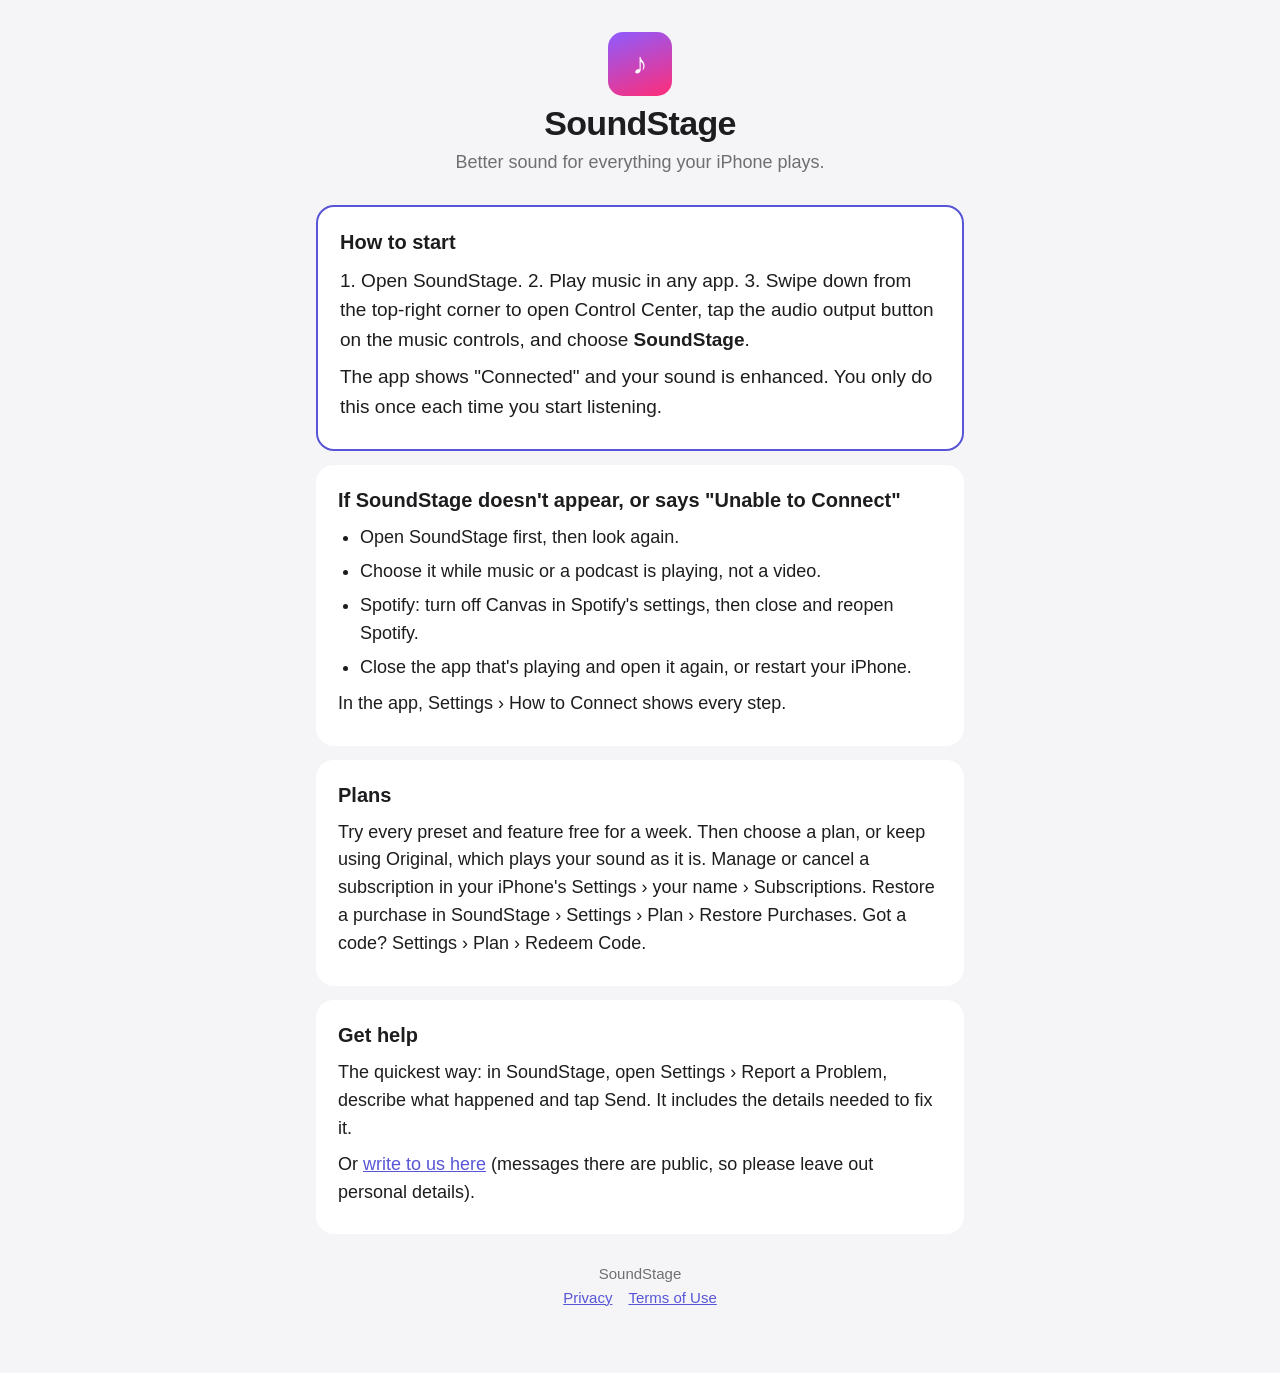
<file: index.html>
<!doctype html>
<html lang="en">
<head>
<meta charset="utf-8">
<meta name="viewport" content="width=device-width, initial-scale=1">
<title>SoundStage Support</title>
<meta name="description" content="Help with SoundStage: better sound for everything your iPhone plays.">
<link rel="stylesheet" href="style.css">
</head>
<body>
<main>
  <header>
    <div class="mark" aria-hidden="true">♪</div>
    <h1>SoundStage</h1>
    <p>Better sound for everything your iPhone plays.</p>
  </header>

  <section class="short">
    <h2>How to start</h2>
    <p>1. Open SoundStage. 2. Play music in any app. 3. Swipe down from the top-right corner to open Control Center,
    tap the audio output button on the music controls, and choose <strong>SoundStage</strong>.</p>
    <p>The app shows "Connected" and your sound is enhanced. You only do this once each time you start listening.</p>
  </section>

  <section>
    <h2>If SoundStage doesn't appear, or says "Unable to Connect"</h2>
    <ul>
      <li>Open SoundStage first, then look again.</li>
      <li>Choose it while music or a podcast is playing, not a video.</li>
      <li>Spotify: turn off Canvas in Spotify's settings, then close and reopen Spotify.</li>
      <li>Close the app that's playing and open it again, or restart your iPhone.</li>
    </ul>
    <p>In the app, Settings › How to Connect shows every step.</p>
  </section>

  <section>
    <h2>Plans</h2>
    <p>Try every preset and feature free for a week. Then choose a plan, or keep using Original, which plays your sound
    as it is. Manage or cancel a subscription in your iPhone's Settings › your name › Subscriptions. Restore a purchase
    in SoundStage › Settings › Plan › Restore Purchases. Got a code? Settings › Plan › Redeem Code.</p>
  </section>

  <section>
    <h2>Get help</h2>
    <p>The quickest way: in SoundStage, open Settings › Report a Problem, describe what happened and tap Send. It
    includes the details needed to fix it.</p>
    <p>Or <a href="https://github.com/soundstageapp/soundstageapp.github.io/issues/new">write to us here</a> (messages there are public, so please leave out personal details).</p>
  </section>

  <footer>
    SoundStage
    <br><a href="privacy/">Privacy</a><a href="https://www.apple.com/legal/internet-services/itunes/dev/stdeula/">Terms of Use</a>
  </footer>
</main>
</body>
</html>
</file>
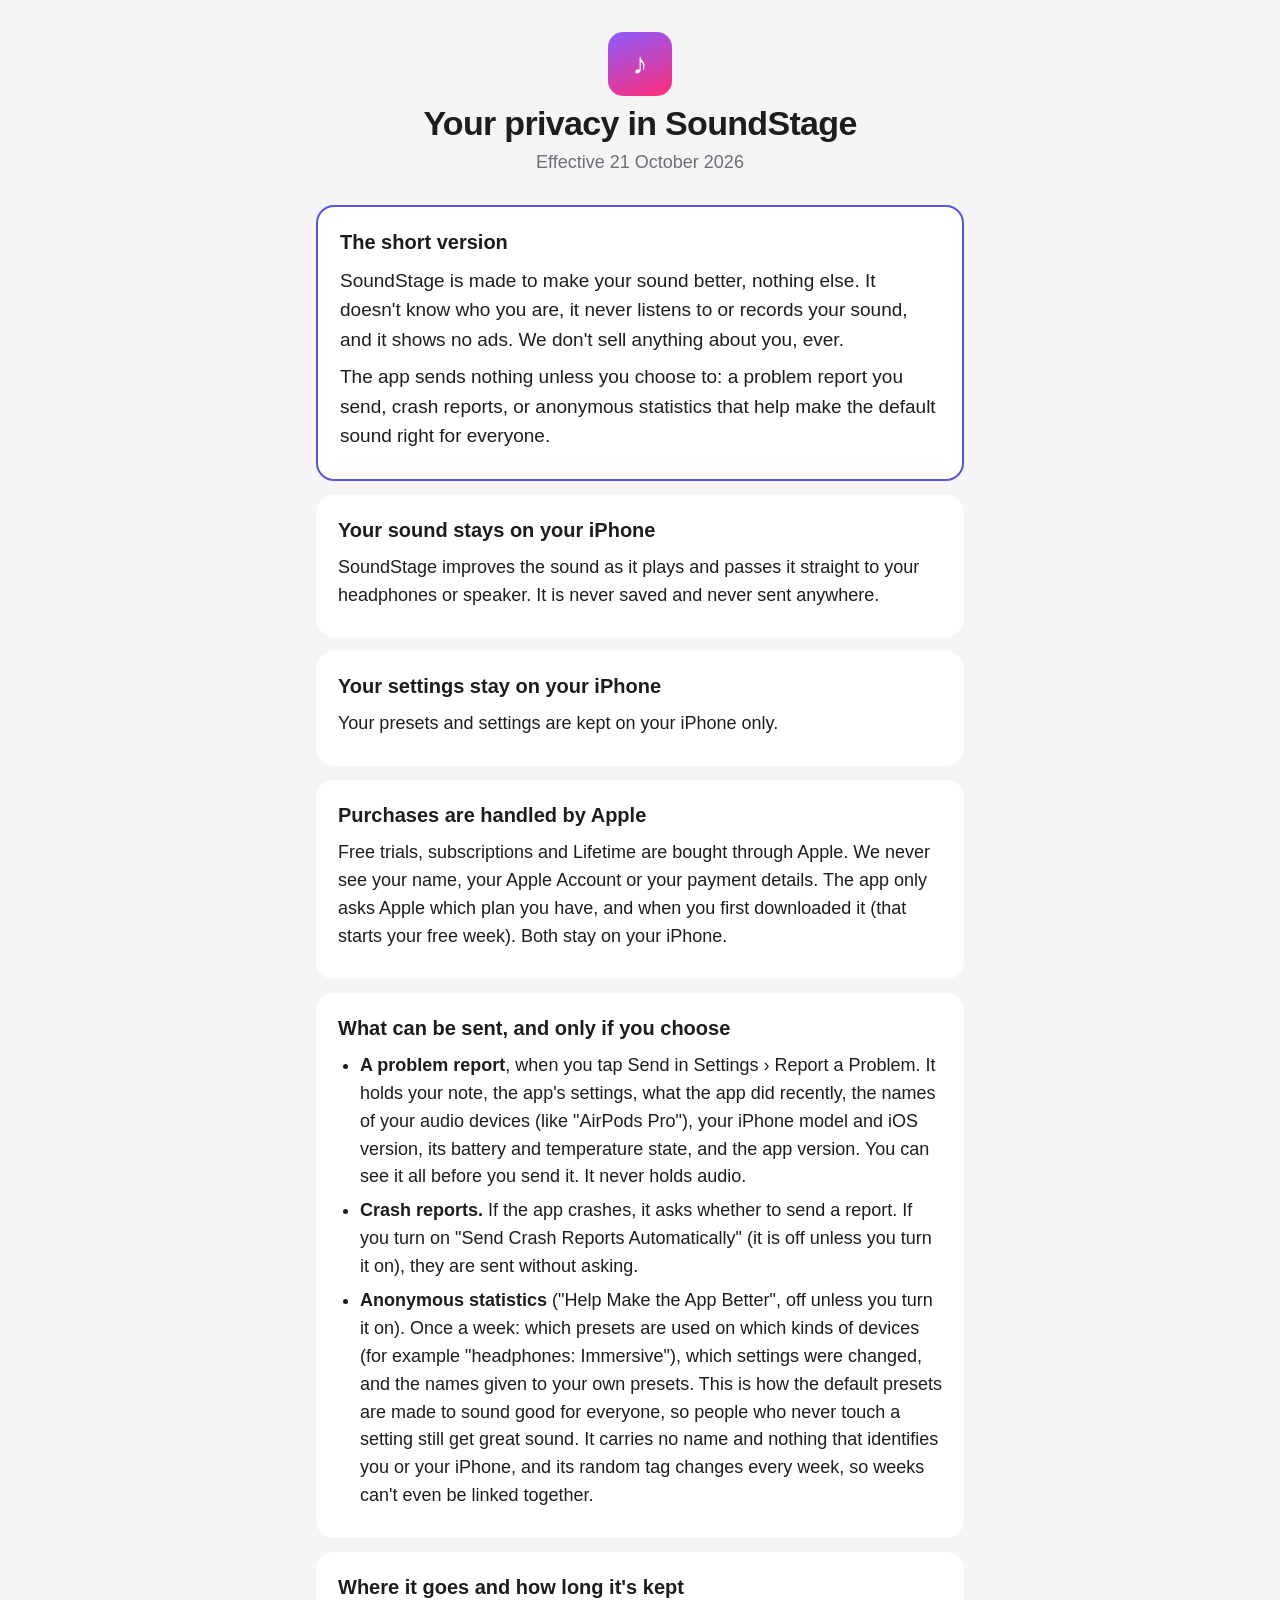
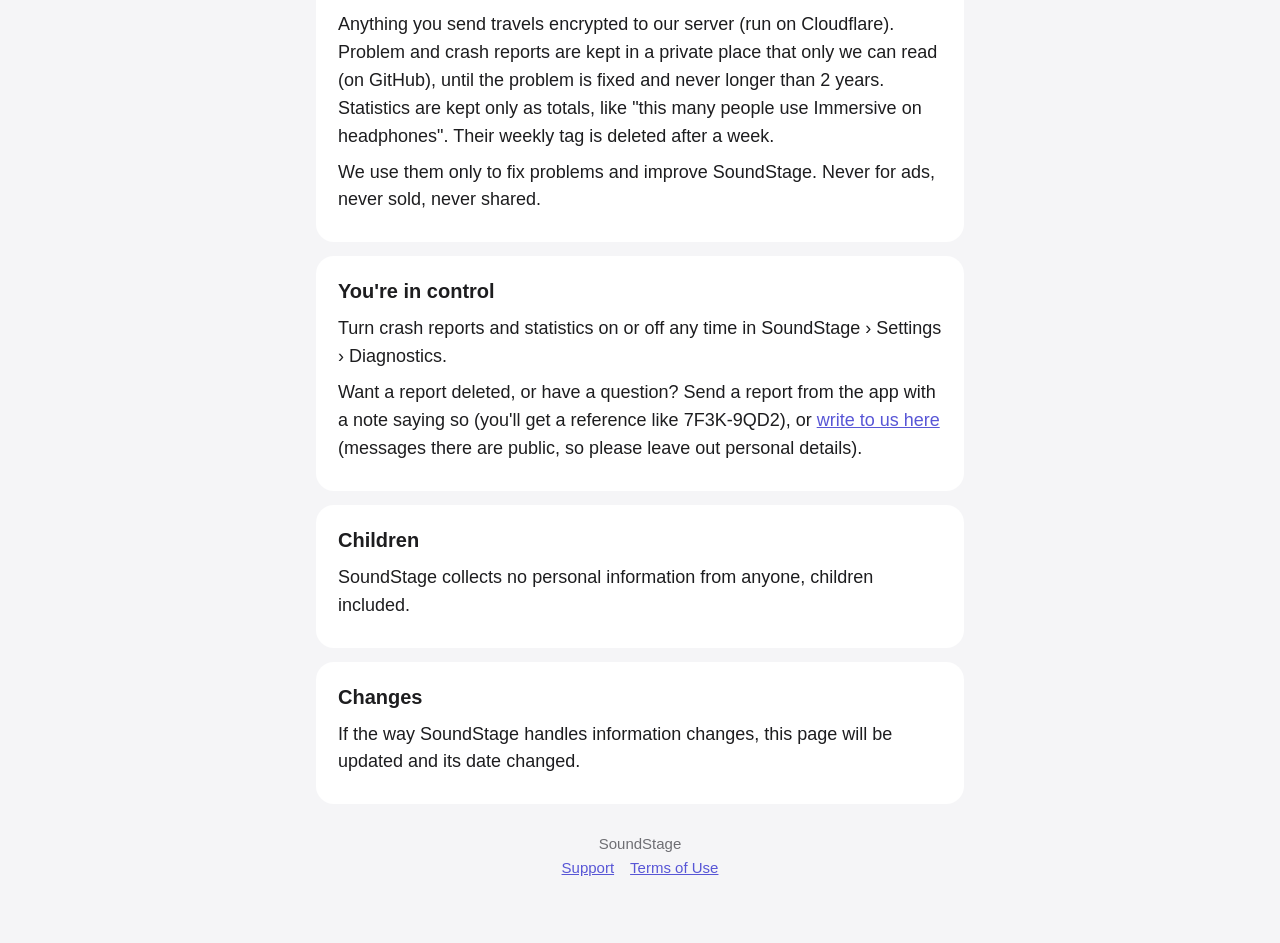
<file: privacy/index.html>
<!doctype html>
<html lang="en">
<head>
<meta charset="utf-8">
<meta name="viewport" content="width=device-width, initial-scale=1">
<title>SoundStage Privacy</title>
<meta name="description" content="SoundStage privacy policy: your sound stays on your iPhone. Nothing about you is collected.">
<link rel="stylesheet" href="../style.css">
</head>
<body>
<main>
  <header>
    <div class="mark" aria-hidden="true">♪</div>
    <h1>Your privacy in SoundStage</h1>
    <p>Effective 21 October 2026</p>
  </header>

  <section class="short">
    <h2>The short version</h2>
    <p>SoundStage is made to make your sound better, nothing else. It doesn't know who you are, it never listens to or
    records your sound, and it shows no ads. We don't sell anything about you, ever.</p>
    <p>The app sends nothing unless you choose to: a problem report you send, crash reports, or anonymous statistics
    that help make the default sound right for everyone.</p>
  </section>

  <section>
    <h2>Your sound stays on your iPhone</h2>
    <p>SoundStage improves the sound as it plays and passes it straight to your headphones or speaker. It is never
    saved and never sent anywhere.</p>
  </section>

  <section>
    <h2>Your settings stay on your iPhone</h2>
    <p>Your presets and settings are kept on your iPhone only.</p>
  </section>

  <section>
    <h2>Purchases are handled by Apple</h2>
    <p>Free trials, subscriptions and Lifetime are bought through Apple. We never see your name, your Apple Account or
    your payment details. The app only asks Apple which plan you have, and when you first downloaded it (that starts
    your free week). Both stay on your iPhone.</p>
  </section>

  <section>
    <h2>What can be sent, and only if you choose</h2>
    <ul>
      <li><strong>A problem report</strong>, when you tap Send in Settings › Report a Problem. It holds your note, the
      app's settings, what the app did recently, the names of your audio devices (like "AirPods Pro"), your iPhone model
      and iOS version, its battery and temperature state, and the app version. You can see it all before you send it.
      It never holds audio.</li>
      <li><strong>Crash reports.</strong> If the app crashes, it asks whether to send a report. If you turn on
      "Send Crash Reports Automatically" (it is off unless you turn it on), they are sent without asking.</li>
      <li><strong>Anonymous statistics</strong> ("Help Make the App Better", off unless you turn it on). Once a week:
      which presets are used on which kinds of devices (for example "headphones: Immersive"), which settings were
      changed, and the names given to your own presets. This is how the default presets are made to sound good for
      everyone, so people who never touch a setting still get great sound. It carries no name and nothing that
      identifies you or your iPhone, and its random tag changes every week, so weeks can't even be linked together.</li>
    </ul>
  </section>

  <section>
    <h2>Where it goes and how long it's kept</h2>
    <p>Anything you send travels encrypted to our server (run on Cloudflare). Problem and crash reports are kept in a
    private place that only we can read (on GitHub), until the problem is fixed and never longer than 2 years.
    Statistics are kept only as totals, like "this many people use Immersive on headphones". Their weekly tag is
    deleted after a week.</p>
    <p>We use them only to fix problems and improve SoundStage. Never for ads, never sold, never shared.</p>
  </section>

  <section>
    <h2>You're in control</h2>
    <p>Turn crash reports and statistics on or off any time in SoundStage › Settings › Diagnostics.</p>
    <p>Want a report deleted, or have a question? Send a report from the app with a note saying so (you'll get a
    reference like 7F3K-9QD2), or <a href="https://github.com/soundstageapp/soundstageapp.github.io/issues/new">write to us
    here</a> (messages there are public, so please leave out personal details).</p>
  </section>

  <section>
    <h2>Children</h2>
    <p>SoundStage collects no personal information from anyone, children included.</p>
  </section>

  <section>
    <h2>Changes</h2>
    <p>If the way SoundStage handles information changes, this page will be updated and its date changed.</p>
  </section>

  <footer>
    SoundStage
    <br><a href="../">Support</a><a href="https://www.apple.com/legal/internet-services/itunes/dev/stdeula/">Terms of Use</a>
  </footer>
</main>
</body>
</html>
</file>
<file: style.css>
:root {
  --bg: #f5f5f7;
  --card: #ffffff;
  --text: #1d1d1f;
  --muted: #6e6e73;
  --accent: #5856d6;
  --line: #e5e5ea;
}
@media (prefers-color-scheme: dark) {
  :root {
    --bg: #000000;
    --card: #1c1c1e;
    --text: #f5f5f7;
    --muted: #a1a1a6;
    --accent: #7d7aff;
    --line: #38383a;
  }
}
* { box-sizing: border-box; }
body {
  margin: 0;
  background: var(--bg);
  color: var(--text);
  font: 18px/1.55 -apple-system, BlinkMacSystemFont, "SF Pro Text", "Helvetica Neue", Arial, sans-serif;
  -webkit-text-size-adjust: 100%;
}
main { max-width: 680px; margin: 0 auto; padding: 32px 16px 64px; }
header { text-align: center; margin-bottom: 28px; }
header h1 { font-size: 34px; line-height: 1.15; margin: 8px 0 6px; letter-spacing: -0.02em; }
header p { color: var(--muted); margin: 0; }
.mark {
  width: 64px; height: 64px; margin: 0 auto; border-radius: 15px;
  background: linear-gradient(160deg, #8e5cff, #ff2d78);
  display: flex; align-items: center; justify-content: center; color: #fff; font-size: 30px;
}
section { background: var(--card); border-radius: 18px; padding: 20px 22px; margin: 14px 0; }
section h2 { font-size: 20px; margin: 0 0 8px; }
section p { margin: 8px 0; }
section ul { margin: 8px 0; padding-left: 22px; }
section li { margin: 6px 0; }
.short { border: 2px solid var(--accent); }
.short p { font-size: 19px; }
a { color: var(--accent); }
footer { text-align: center; color: var(--muted); font-size: 15px; margin-top: 28px; }
footer a { margin: 0 8px; }
</file>
